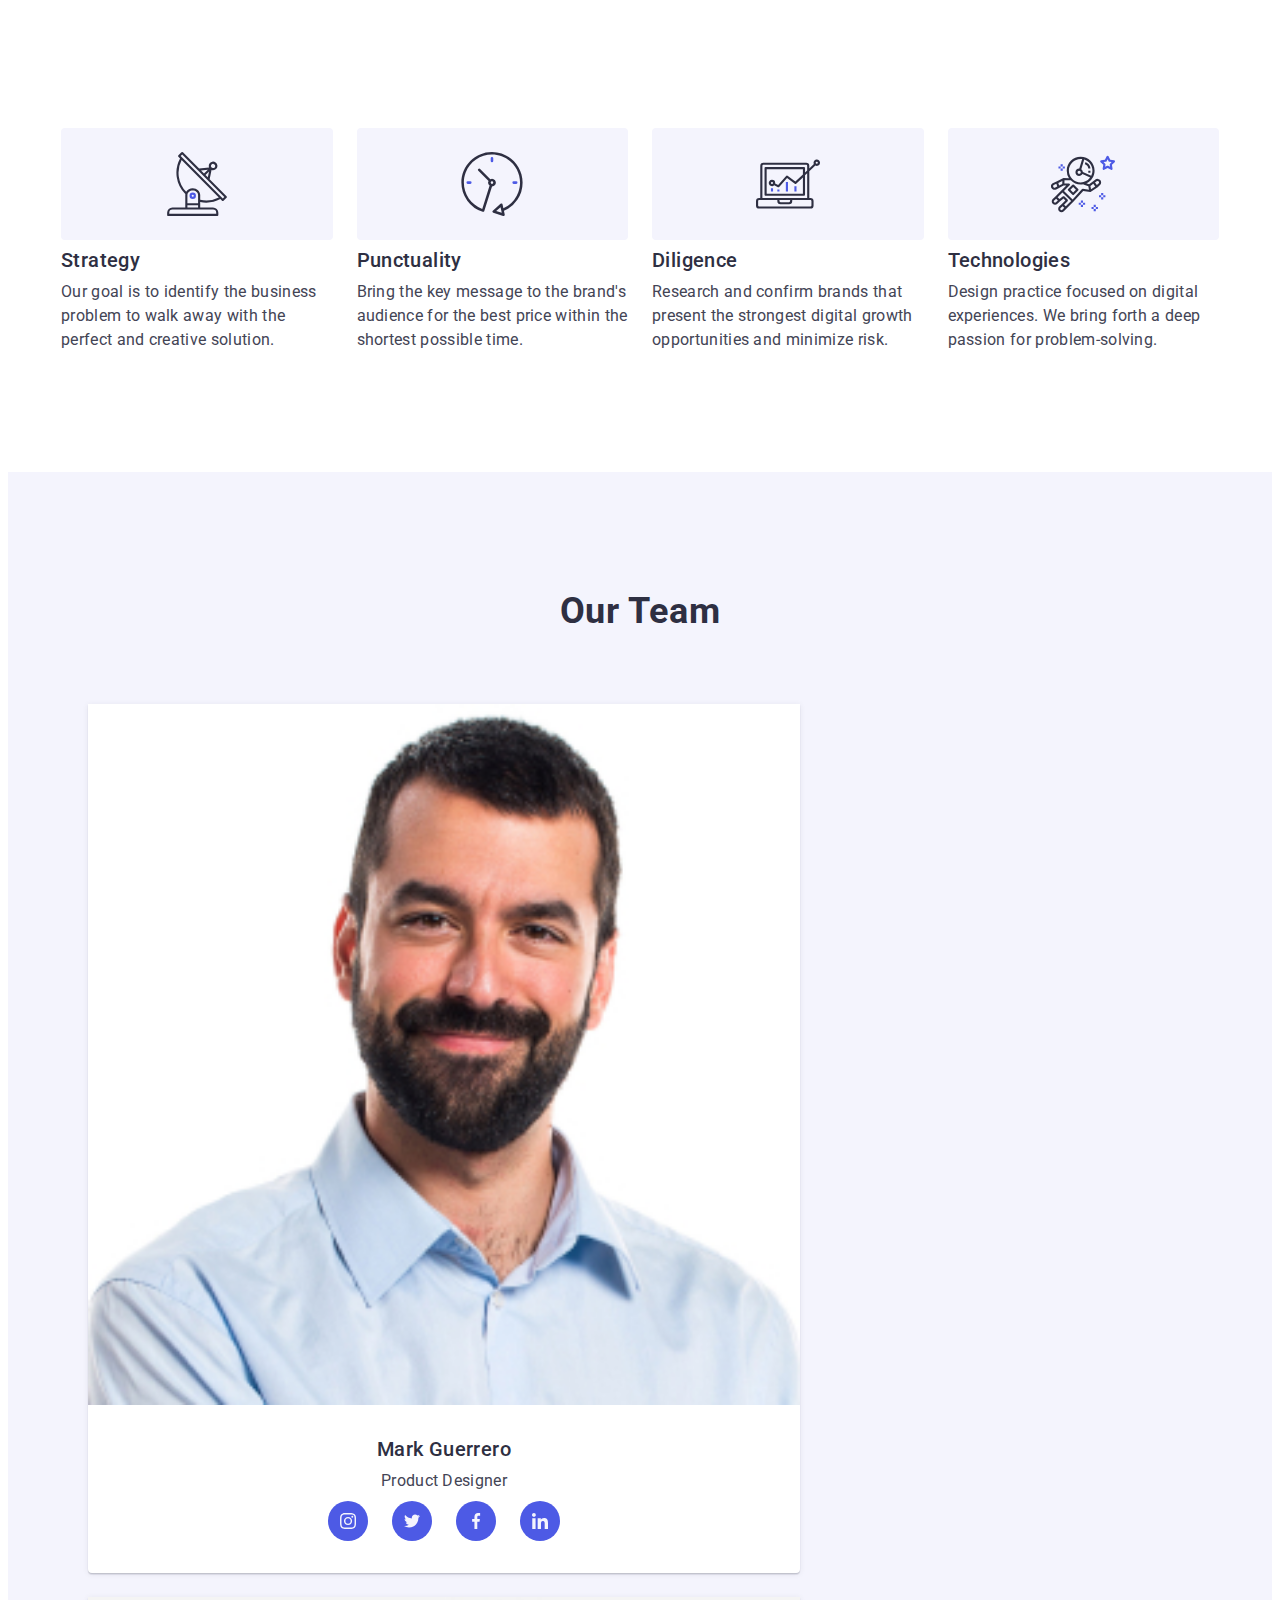
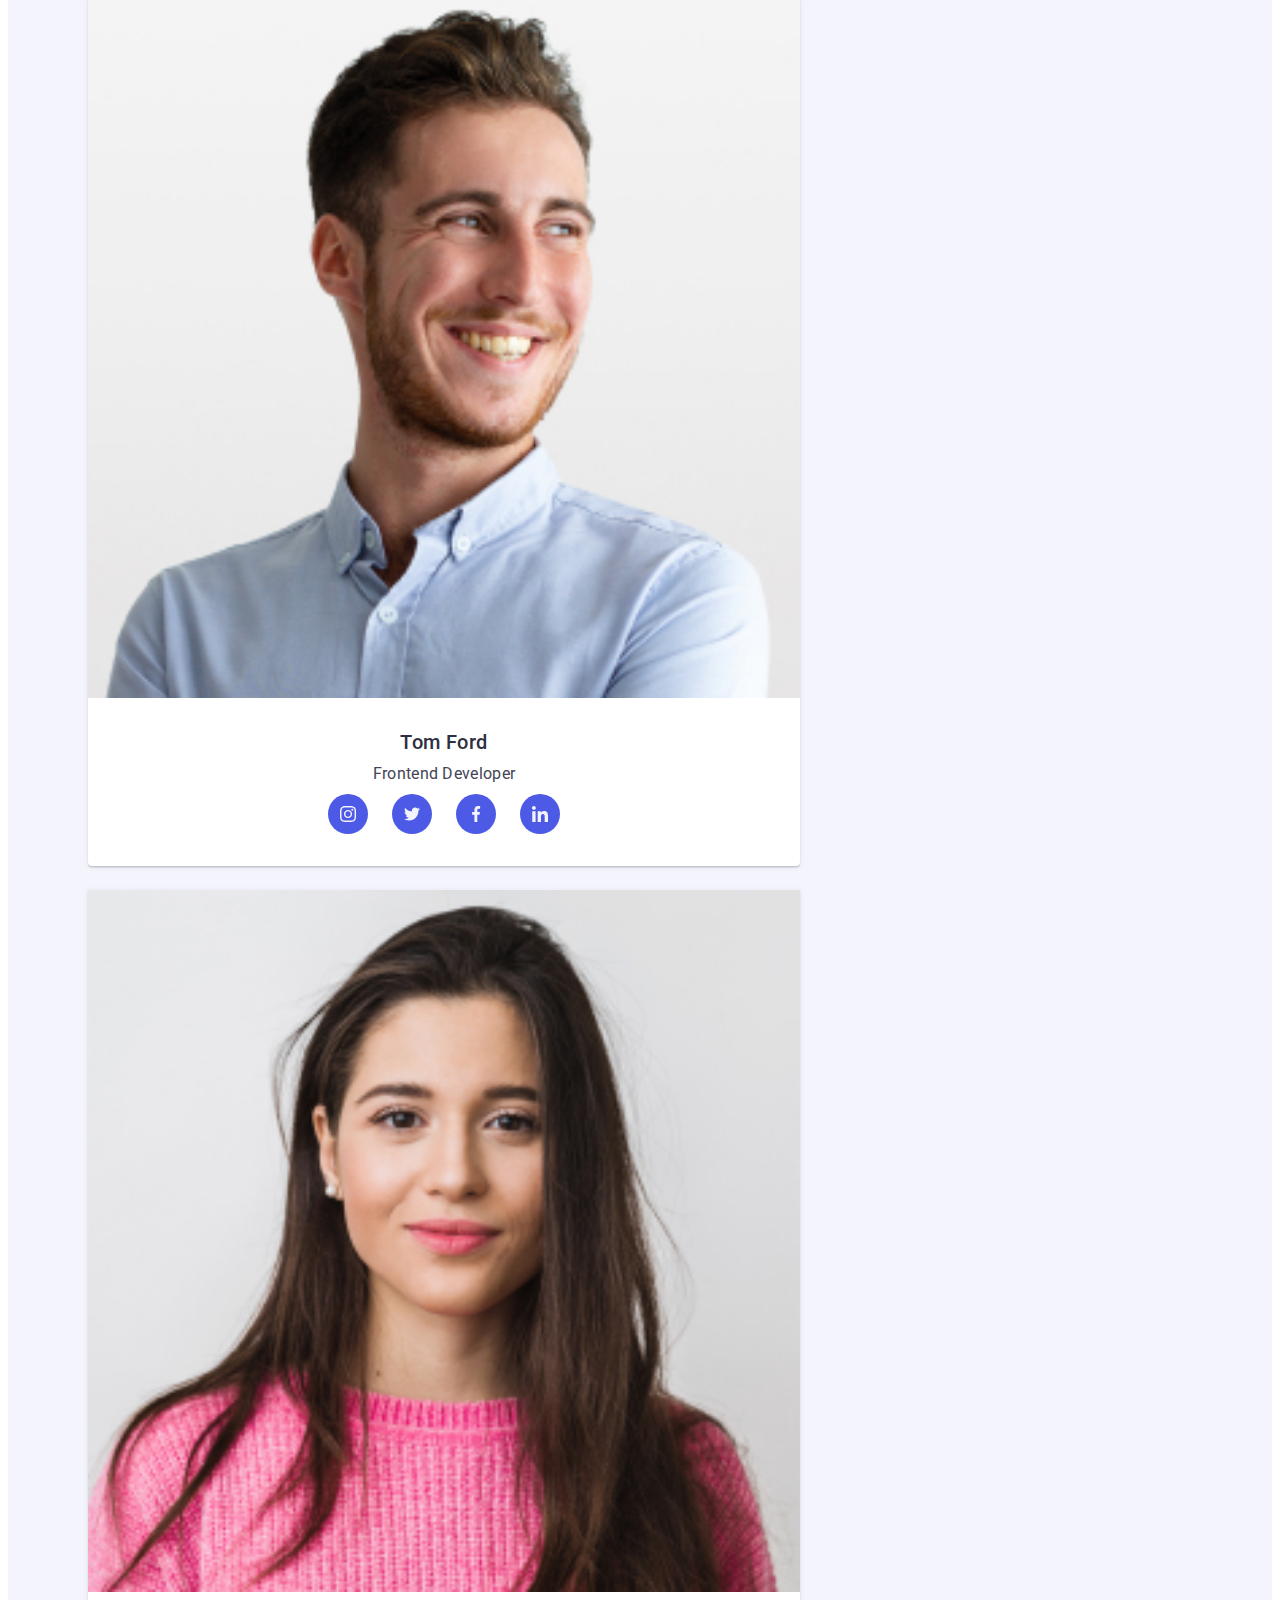
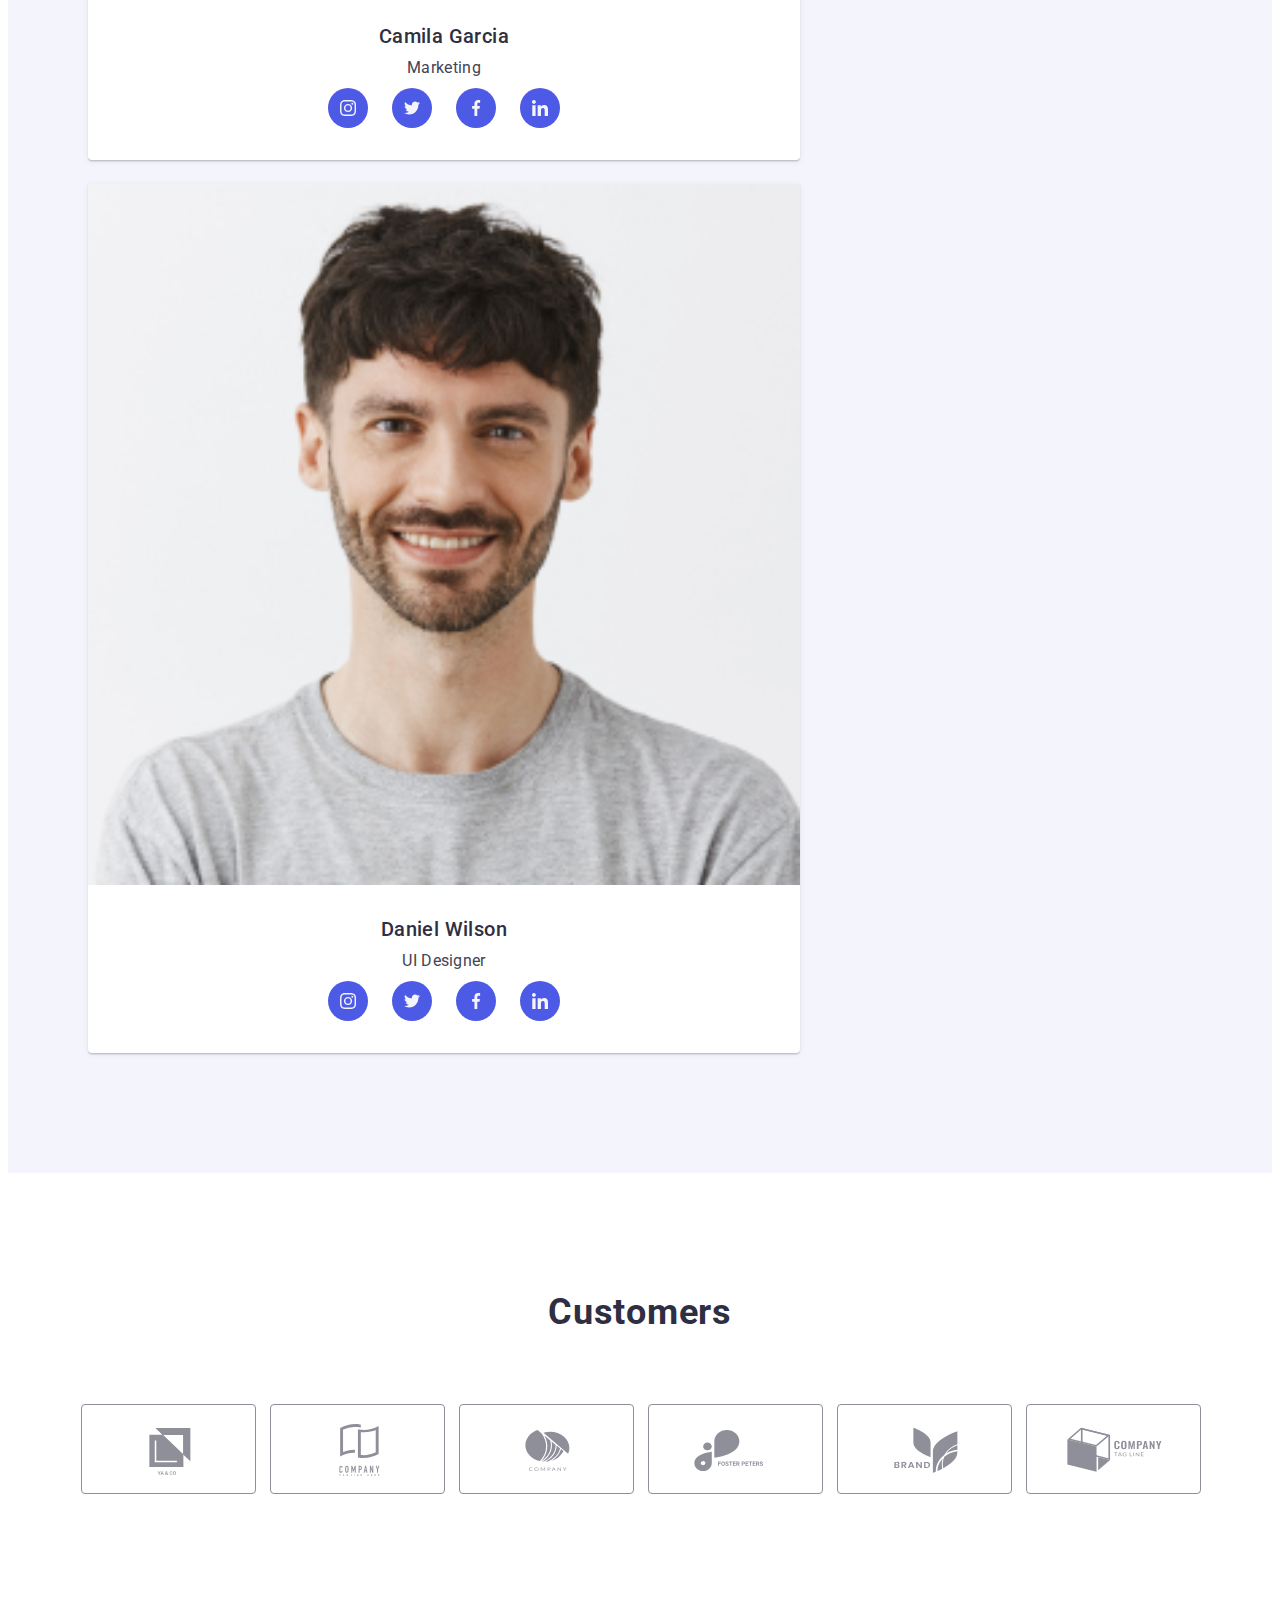
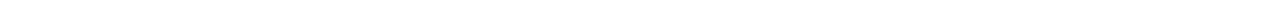
<file: index.html>
<!DOCTYPE html>
<html lang="en">
  <head>
    <meta charset="UTF-8" />
    <meta http-equiv="X-UA-Compatible" content="IE=edge" />
    <meta name="viewport" content="width=device-width, initial-scale=1.0" />
    <title>Document</title>
    <!-- Fonts -->
    <link
      rel="stylesheet"
      href="https://cdnjs.cloudflare.com/ajax/libs/modern-normalize/1.1.0/modern-normalize.min.css"
      integrity="sha512-wpPYUAdjBVSE4KJnH1VR1HeZfpl1ub8YT/NKx4PuQ5NmX2tKuGu6U/JRp5y+Y8XG2tV+wKQpNHVUX03MfMFn9Q=="
      crossorigin="anonymous"
      referrerpolicy="no-referrer"
    />
    <link rel="preconnect" href="https://fonts.googleapis.com" />
    <link rel="preconnect" href="https://fonts.gstatic.com" crossorigin />
    <link
      href="https://fonts.googleapis.com/css2?family=Raleway:wght@800&family=Roboto:wght@400;500;700;900&display=swap"
      rel="stylesheet"
    />
    <!-- Custom -->
    <link rel="stylesheet" href="./css/styles.css" />
  </head>
  <body>
    <!--Header section-->
    <!-- <header class="header">
      <div class="header-container container">
        <nav class="navigation">
          <a class="link-logo link" href="./index.html"
            >Web<span class="header-logo-text">Studio</span></a
          >
          <ul class="header-nav-list list">
            <li class="header-nav-item link">
              <a class="header-nav-link link active" href="./index.html"
                >Studio</a
              >
            </li>
            <li class="header-nav-item link">
              <a class="header-nav-link link menu-link" href="./portfolio.html"
                >Portfolio</a
              >
            </li>
            <li class="header-nav-item link">
              <a class="header-nav-link link menu-link" href="">Contacts</a>
            </li>
          </ul>
        </nav>
        <address class="header-address">
          <ul class="list header-menu-list">
            <li class="menu-item list">
              <a class="address-link link" href="mailto:info@devstudio.com"
                >info@devstudio.com</a
              >
            </li>
            <li class="menu-item list">
              <a class="address-link link" href="tel:+110001111111"
                >+11 (000) 111-11-11</a
              >
            </li>
          </ul>
        </address>
      </div>
    </header> -->

    <!-- Main container -->
    <main>
      <!-- Hero -->
      <!-- <section class="hero">
        <div class="container">
          <h1 class="hero-title">Effective Solutions for Your Business</h1>
          <button class="hero-btn" type="button" data-modal-open>
            Order Service
          </button>
        </div>
      </section> -->
      <!-- About section -->
      <section class="about">
        <div class="container">
          <h2 class="about-hidden-text" hidden>features</h2>
          <ul class="about-list list">
            <li class="about-item">
              <div class="container-img-about">
                <svg class="hero-image-icon" width="64" height="64">
                  <use href="./images/icons.svg#Antenna"></use>
                </svg>
              </div>
              <h3 class="about-text">Strategy</h3>
              <p class="par">
                Our goal is to identify the business problem to walk away with
                the perfect and creative solution.
              </p>
            </li>
            <li class="about-item">
              <div class="container-img-about">
                <svg class="hero-image-icon" width="64" height="64">
                  <use href="./images/icons.svg#Clock"></use>
                </svg>
              </div>
              <h3 class="about-text">Punctuality</h3>
              <p class="par">
                Bring the key message to the brand's audience for the best price
                within the shortest possible time.
              </p>
            </li>
            <li class="about-item">
              <div class="container-img-about">
                <svg class="hero-image-icon" width="64" height="64">
                  <use href="./images/icons.svg#Diagram"></use>
                </svg>
              </div>
              <h3 class="about-text">Diligence</h3>
              <p class="par">
                Research and confirm brands that present the strongest digital
                growth opportunities and minimize risk.
              </p>
            </li>
            <li class="about-item">
              <div class="container-img-about">
                <svg class="hero-image-icon" width="64" height="64">
                  <use href="./images/icons.svg#Astronaut"></use>
                </svg>
              </div>
              <h3 class="about-text">Technologies</h3>
              <p class="par">
                Design practice focused on digital experiences. We bring forth a
                deep passion for problem-solving.
              </p>
            </li>
          </ul>
        </div>
      </section>
      <!-- Portfolio-->
      <!-- <section class="portfolio">
        <div class="container">
          <h2 class="portfolio-text">What are we doing</h2>
          <ul class="portfolio-list list">
            <li class="portfolio-item">
              <img
                class="portfolio-img"
                src="./images/computer.jpg"
                alt="computer"
                width="360"
                height="300"
              />
            </li>
            <li class="portfolio-item">
              <img
                class="portfolio-img"
                src="./images/mobile.jpg"
                alt="mobile"
                width="360"
                height="300"
              />
            </li>
            <li class="portfolio-item">
              <img
                class="portfolio-img"
                src="./images/notebook.jpg"
                alt="notebook"
                width="360"
                height="300"
              />
            </li>
          </ul>
        </div>
      </section> -->
      <!-- Team section -->
      <section class="team">
        <div class="team-container container">
          <h2 class="team-text">Our Team</h2>
          <ul class="team-list list">
            <li class="team-item">
              <img
                class="team-img"
                src="./images/img1.jpg"
                alt="Photo Mark Guerrero"
                width="264"
                height="260"
              />
              <div class="team-info">
                <h3 class="team-title">Mark Guerrero</h3>
                <p class="team-par">Product Designer</p>
                <ul class="socials list">
                  <li class="socials-item">
                    <a
                      href=""
                      target="_blank"
                      rel="noopener no-referrer"
                      class="socials-link link"
                      aria-label="Instagram icon"
                    >
                      <svg class="socials-icon" width="16" height="16">
                        <use href="./images/icons.svg#instagram"></use>
                      </svg>
                    </a>
                  </li>
                  <li class="socials-item">
                    <a
                      href=""
                      target="_blank"
                      rel="noopener no-referrer"
                      class="socials-link link"
                      aria-label="Twitter icon"
                    >
                      <svg class="socials-icon" width="16" height="16">
                        <use href="./images/icons.svg#twitter"></use>
                      </svg>
                    </a>
                  </li>
                  <li class="socials-item">
                    <a
                      href=""
                      target="_blank"
                      rel="noopener no-referrer"
                      class="socials-link link"
                      aria-label="Facebook icon"
                    >
                      <svg class="socials-icon" width="16" height="16">
                        <use href="./images/icons.svg#facebook"></use>
                      </svg>
                    </a>
                  </li>
                  <li class="socials-item">
                    <a
                      href=""
                      target="_blank"
                      rel="noopener no-referrer"
                      class="socials-link link"
                      aria-label="Linkedin icon"
                    >
                      <svg class="socials-icon" width="16" height="16">
                        <use href="./images/icons.svg#linkedin"></use>
                      </svg>
                    </a>
                  </li>
                </ul>
              </div>
            </li>
            <li class="team-item">
              <img
                class="team-img"
                src="./images/img2.jpg"
                alt="Photo Tom Ford"
                width="264"
                height="260"
              />
              <div class="team-info">
                <h3 class="team-title">Tom Ford</h3>
                <p class="team-par">Frontend Developer</p>
                <ul class="socials list">
                  <li class="socials-item">
                    <a
                      href=""
                      target="_blank"
                      rel="noopener no-referrer"
                      class="socials-link link"
                      aria-label="Instagram icon"
                    >
                      <svg class="socials-icon" width="16" height="16">
                        <use href="./images/icons.svg#instagram"></use>
                      </svg>
                    </a>
                  </li>
                  <li class="socials-item">
                    <a
                      href=""
                      target="_blank"
                      rel="noopener no-referrer"
                      class="socials-link link"
                      aria-label="Twitter icon"
                    >
                      <svg class="socials-icon" width="16" height="16">
                        <use href="./images/icons.svg#twitter"></use>
                      </svg>
                    </a>
                  </li>
                  <li class="socials-item">
                    <a
                      href=""
                      target="_blank"
                      rel="noopener no-referrer"
                      class="socials-link link"
                      aria-label="Facebook icon"
                    >
                      <svg class="socials-icon" width="16" height="16">
                        <use href="./images/icons.svg#facebook"></use>
                      </svg>
                    </a>
                  </li>
                  <li class="socials-item">
                    <a
                      href=""
                      target="_blank"
                      rel="noopener no-referrer"
                      class="socials-link link"
                      aria-label="Linkedin icon"
                    >
                      <svg class="socials-icon" width="16" height="16">
                        <use href="./images/icons.svg#linkedin"></use>
                      </svg>
                    </a>
                  </li>
                </ul>
              </div>
            </li>
            <li class="team-item">
              <img
                class="team-img"
                src="./images/img3.jpg"
                alt="Photo Camila Garcia"
                width="264"
                height="260"
              />
              <div class="team-info">
                <h3 class="team-title">Camila Garcia</h3>
                <p class="team-par">Marketing</p>
                <ul class="socials list">
                  <li class="socials-item">
                    <a
                      href=""
                      target="_blank"
                      rel="noopener no-referrer"
                      class="socials-link link"
                      aria-label="Instagram icon"
                    >
                      <svg class="socials-icon" width="16" height="16">
                        <use href="./images/icons.svg#instagram"></use>
                      </svg>
                    </a>
                  </li>
                  <li class="socials-item">
                    <a
                      href=""
                      target="_blank"
                      rel="noopener no-referrer"
                      class="socials-link link"
                      aria-label="Twitter icon"
                    >
                      <svg class="socials-icon" width="16" height="16">
                        <use href="./images/icons.svg#twitter"></use>
                      </svg>
                    </a>
                  </li>
                  <li class="socials-item">
                    <a
                      href=""
                      target="_blank"
                      rel="noopener no-referrer"
                      class="socials-link link"
                      aria-label="Facebook icon"
                    >
                      <svg class="socials-icon" width="16" height="16">
                        <use href="./images/icons.svg#facebook"></use>
                      </svg>
                    </a>
                  </li>
                  <li class="socials-item">
                    <a
                      href=""
                      target="_blank"
                      rel="noopener no-referrer"
                      class="socials-link link"
                      aria-label="Linkedin icon"
                    >
                      <svg class="socials-icon" width="16" height="16">
                        <use href="./images/icons.svg#linkedin"></use>
                      </svg>
                    </a>
                  </li>
                </ul>
              </div>
            </li>
            <li class="team-item">
              <img
                class="team-img"
                src="./images/img4.jpg"
                alt="Photo Daniel Wilson "
                width="264"
                height="260"
              />
              <div class="team-info">
                <h3 class="team-title">Daniel Wilson</h3>
                <p class="team-par">UI Designer</p>
                <ul class="socials list">
                  <li class="socials-item">
                    <a
                      href=""
                      target="_blank"
                      rel="noopener no-referrer"
                      class="socials-link link"
                      aria-label="Instagram icon"
                    >
                      <svg class="socials-icon" width="16" height="16">
                        <use href="./images/icons.svg#instagram"></use>
                      </svg>
                    </a>
                  </li>
                  <li class="socials-item">
                    <a
                      href=""
                      target="_blank"
                      rel="noopener no-referrer"
                      class="socials-link link"
                      aria-label="Twitter icon"
                    >
                      <svg class="socials-icon" width="16" height="16">
                        <use href="./images/icons.svg#twitter"></use>
                      </svg>
                    </a>
                  </li>
                  <li class="socials-item">
                    <a
                      href=""
                      target="_blank"
                      rel="noopener no-referrer"
                      class="socials-link link"
                      aria-label="Facebook icon"
                    >
                      <svg class="socials-icon" width="16" height="16">
                        <use href="./images/icons.svg#facebook"></use>
                      </svg>
                    </a>
                  </li>
                  <li class="socials-item">
                    <a
                      href=""
                      target="_blank"
                      rel="noopener no-referrer"
                      class="socials-link link"
                      aria-label="Linkedin icon"
                    >
                      <svg class="socials-icon" width="16" height="16">
                        <use href="./images/icons.svg#linkedin"></use>
                      </svg>
                    </a>
                  </li>
                </ul>
              </div>
            </li>
          </ul>
        </div>
      </section>
      <!-- Customers -->
      <section class="customers">
        <div class="container">
          <h2 class="customers-tittle">Customers</h2>
          <ul class="customers-list list">
            <li class="customers-item">
              <a class="customers-link link" href="">
                <svg class="customer-icon" width="104" height="56">
                  <use href="./images/icons.svg#Logo1"></use>
                </svg>
              </a>
            </li>
            <li class="customers-item">
              <a class="customers-link link" href="">
                <svg class="customer-icon" width="104" height="56">
                  <use href="./images/icons.svg#Logo2"></use>
                </svg>
              </a>
            </li>
            <li class="customers-item">
              <a class="customers-link link" href="">
                <svg class="customer-icon" width="104" height="56">
                  <use href="./images/icons.svg#Logo3"></use>
                </svg>
              </a>
            </li>
            <li class="customers-item">
              <a class="customers-link link" href="">
                <svg class="customer-icon" width="104" height="56">
                  <use href="./images/icons.svg#Logo4"></use>
                </svg>
              </a>
            </li>
            <li class="customers-item">
              <a class="customers-link link" href="">
                <svg class="customer-icon" width="104" height="56">
                  <use href="./images/icons.svg#Logo5"></use>
                </svg>
              </a>
            </li>
            <li class="customers-item">
              <a class="customers-link link" href="">
                <svg class="customer-icon" width="104" height="56">
                  <use href="./images/icons.svg#Logo6"></use>
                </svg>
              </a>
            </li>
          </ul>
        </div>
      </section>
    </main>
    <!-- Footer-->
    <!-- <footer class="footer">
      <div class="container-footer container-div-footer">
        <div class="container-footer">
          <a class="footer-link link" href="./index.html"
            >Web<span class="logo-text">Studio</span></a
          >
          <p class="footer-par-sm footer-par">
            Increase the flow of customers and sales for your business with
            digital marketing & growth solutions.
          </p>
        </div>
        <div class="container-footer">
          <p class="footer-par">Social media</p>
          <ul class="footer-list-media list">
            <li class="footer-item-media">
              <a
                class="footer-link-media link"
                target="_blank"
                rel="noopener no-referrer"
                href=""
              >
                <svg class="media-icon" width="24" height="24">
                  <use href="./images/icons.svg#instagram"></use>
                </svg>
              </a>
            </li>
            <li class="footer-item-media">
              <a
                class="footer-link-media link"
                target="_blank"
                rel="noopener no-referrer"
                href=""
              >
                <svg class="media-icon" width="24" height="24">
                  <use href="./images/icons.svg#twitter"></use>
                </svg>
              </a>
            </li>
            <li class="footer-item-media">
              <a
                class="footer-link-media link"
                target="_blank"
                rel="noopener no-referrer"
                href=""
              >
                <svg class="media-icon" width="24" height="24">
                  <use href="./images/icons.svg#facebook"></use>
                </svg>
              </a>
            </li>
            <li class="footer-item-media">
              <a
                class="footer-link-media link"
                target="_blank"
                rel="noopener no-referrer"
                href=""
              >
                <svg class="media-icon" width="24" height="24">
                  <use href="./images/icons.svg#linkedin"></use>
                </svg>
              </a>
            </li>
          </ul>
        </div>
        <div class="container-footer container-footer-form">
          <p class="footer-subscribe-par">Subscribe</p>
          <form class="subscribe-form" name="subscribe_form" autocomplete="on">
            <label>
              <input
                class="footer-form-text"
                type="email"
                name="user_email"
                placeholder="E-mail"
              />
            </label>
            <button class="subscribe-btn" type="submit">
              Subscribe
              <svg class="subscribe-send" width="24" height="20">
                <use href="./images/icons.svg#icon-send"></use>
              </svg>
            </button>
          </form>
        </div>
      </div>
    </footer> -->

    <!-- Modal window -->
    <!-- <div class="backdrop is-hidden" data-modal>
      <div class="modal">
        <button class="modal-close-btn" type="button" data-modal-close>
          <svg class="modal-close-icon" width="8" height="8">
            <use href="./images/icons.svg#close-icon"></use>
          </svg>
        </button>
        <strong class="modal-par modal-title"
          >Leave your contacts and we will call you back</strong
        >
        <form class="modal-form form" name="modal_form" autocomplete="on">
          <label class="form-label" for="modal_name">Name</label>
          <div class="form-wrapper">
            <input class="form-field" type="text" name="modal_name" />
            <svg class="form-icon" width="12" height="12">
              <use href="./images/icons.svg#person-black"></use>
            </svg>
          </div>
          <label class="form-label" for="modal_phone">Phone</label>
          <div class="form-wrapper">
            <input class="form-field" type="text" name="modal_phone" />
            <svg class="form-icon" width="13" height="13">
              <use href="./images/icons.svg#phone-black"></use>
            </svg>
          </div>
          <label class="form-label" for="modal_email">Email</label>
          <div class="form-wrapper">
            <input class="form-field" type="text" name="modal_email" />
            <svg class="form-icon" width="15" height="12">
              <use href="./images/icons.svg#email-black"></use>
            </svg>
          </div>
          <label class="form-label" for="modal_comment">Comment</label>
          <textarea
            class="form-comment"
            name="modal_comment"
            id=""
            rows="6"
            placeholder="Text input"
          ></textarea>
          <label class="form-agreement" for="modal_agreement">
            <input
              class="form-check-input"
              type="checkbox"
              name="modal_agreement"
            />
            <span class="form-agreement-text"
              >I accept the terms and conditions of the
              <a href="" class="form-agreement-link">Privacy Policy</a></span
            >
          </label>
          <button class="form-btn" type="submit">Send</button>
        </form>
      </div>
    </div> -->
    <script src="./js/modal.js"></script>
  </body>
</html>
</file>
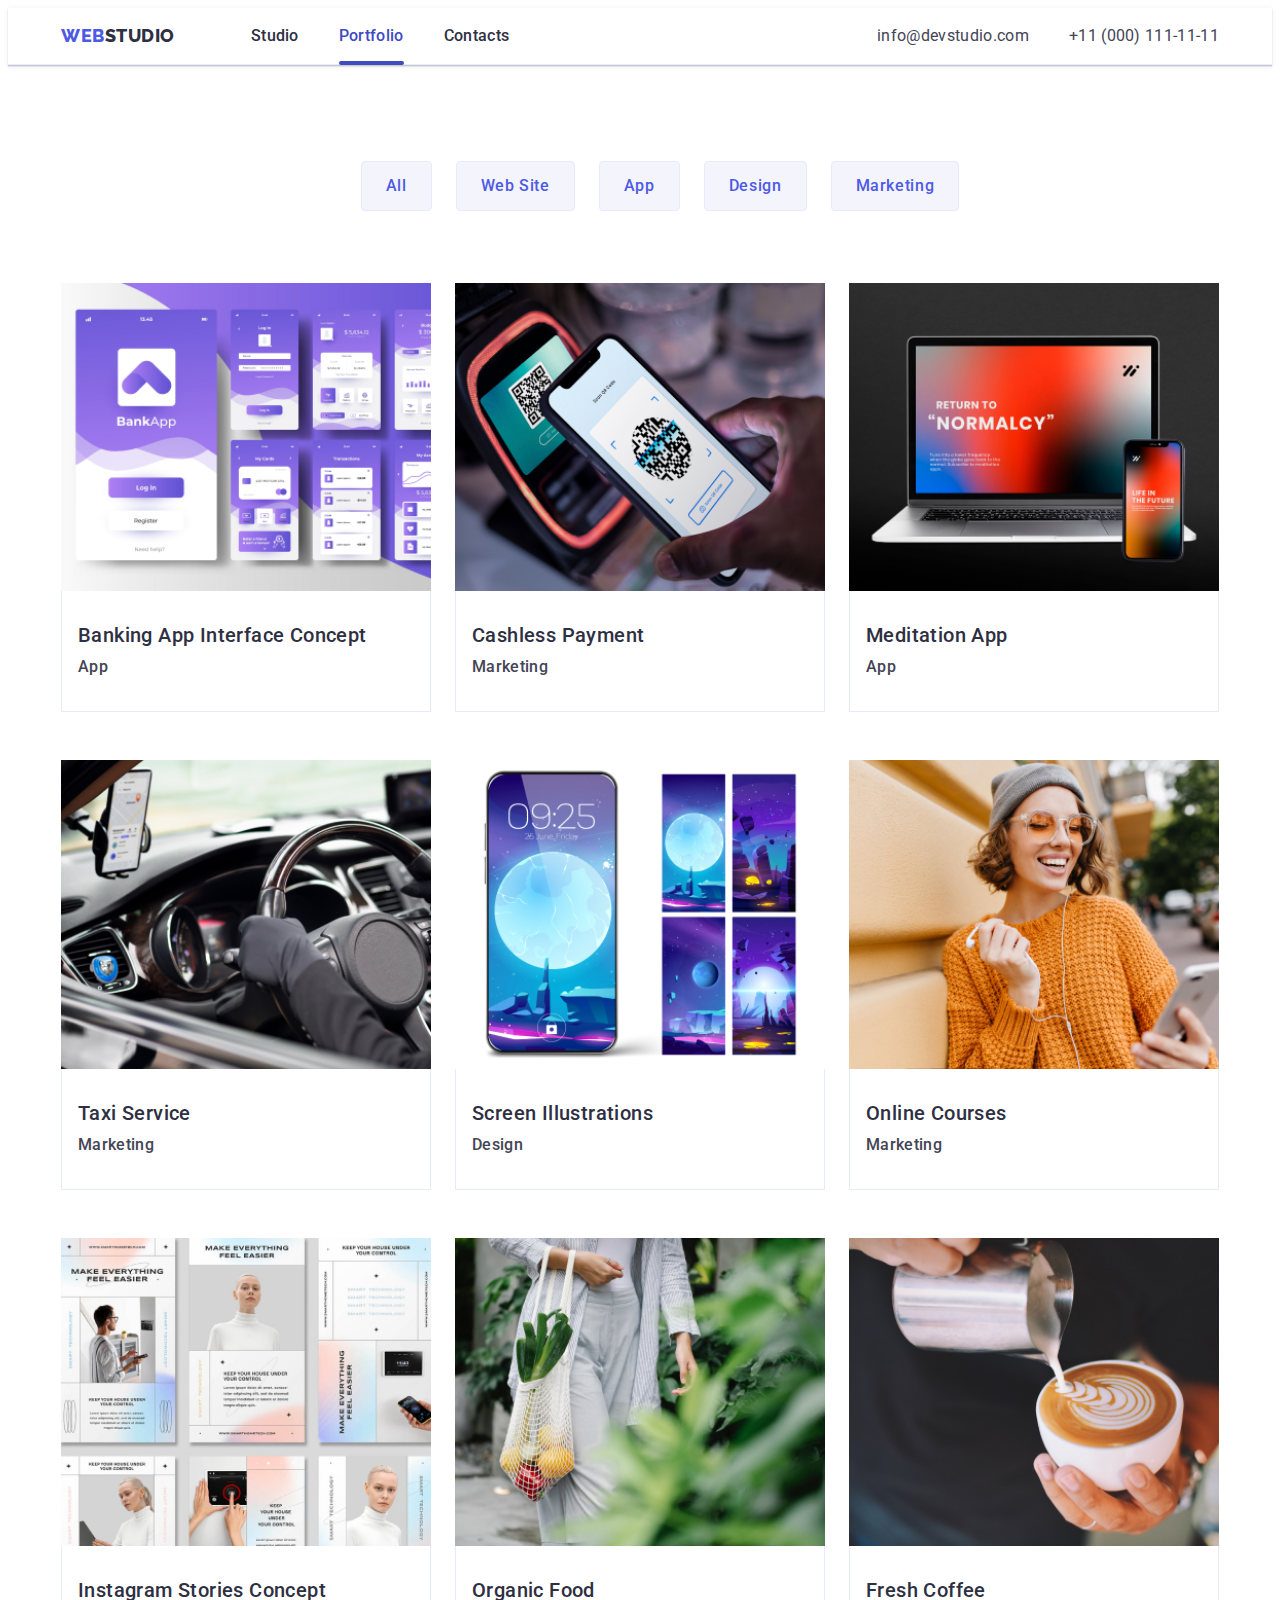
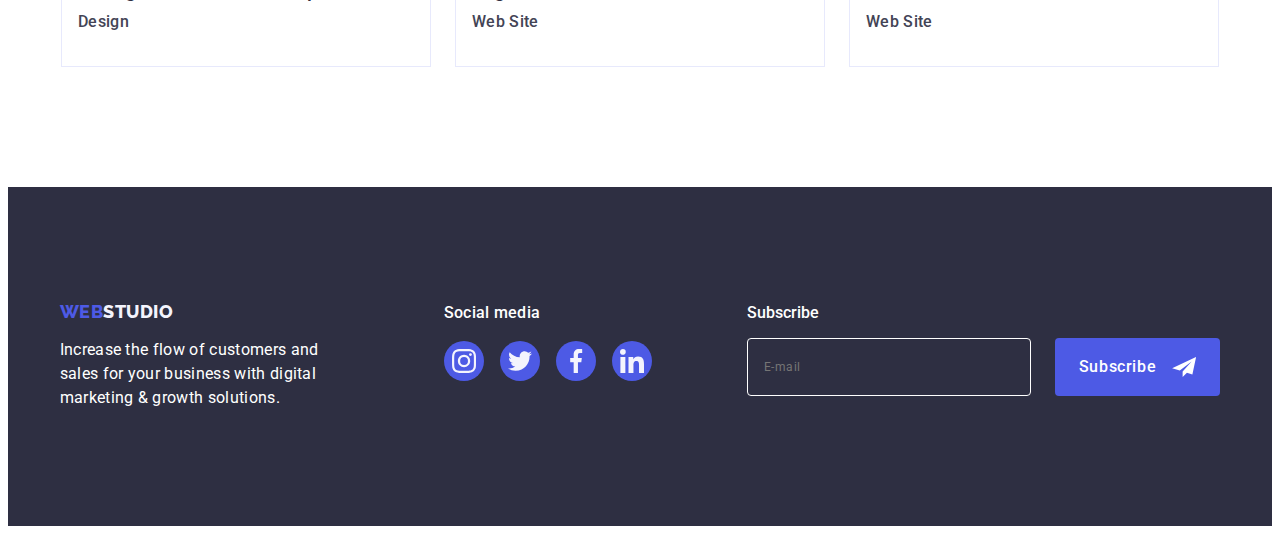
<file: portfolio.html>
<!DOCTYPE html>
<html lang="en">
  <head>
    <meta charset="UTF-8" />
    <meta http-equiv="X-UA-Compatible" content="IE=edge" />
    <meta name="viewport" content="width=device-width, initial-scale=1.0" />
    <title>Document</title>
    <!-- Fonts -->
    <link
      rel="stylesheet"
      href="https://cdnjs.cloudflare.com/ajax/libs/modern-normalize/1.1.0/modern-normalize.min.css"
      integrity="sha512-wpPYUAdjBVSE4KJnH1VR1HeZfpl1ub8YT/NKx4PuQ5NmX2tKuGu6U/JRp5y+Y8XG2tV+wKQpNHVUX03MfMFn9Q=="
      crossorigin="anonymous"
      referrerpolicy="no-referrer"
    />
    <link rel="preconnect" href="https://fonts.googleapis.com" />
    <link rel="preconnect" href="https://fonts.gstatic.com" crossorigin />
    <link
      href="https://fonts.googleapis.com/css2?family=Raleway:wght@800&family=Roboto:wght@400;500;700;900&display=swap"
      rel="stylesheet"
    />
    <!-- Custom -->
    <link rel="stylesheet" href="./css/styles.css" />
  </head>
  <body>
    <!--Header-->
    <header class="header">
      <div class="header-container container">
        <nav class="navigation">
          <a class="link-logo link" href="./index.html"
            >Web<span class="header-logo-text">Studio</span></a
          >
          <ul class="header-nav-list list">
            <li class="header-nav-item link">
              <a class="header-nav-link link menu-link" href="./index.html"
                >Studio</a
              >
            </li>
            <li class="header-nav-item link">
              <a class="header-nav-link link active" href="./portfolio.html"
                >Portfolio</a
              >
            </li>
            <li class="header-nav-item link">
              <a class="header-nav-link link menu-link" href="">Contacts</a>
            </li>
          </ul>
        </nav>
        <address class="header-address">
          <ul class="list header-menu-list">
            <li class="menu-item list">
              <a class="address-link link" href="mailto:info@devstudio.com"
                >info@devstudio.com</a
              >
            </li>
            <li class="menu-item list">
              <a class="address-link link" href="tel:+110001111111"
                >+11 (000) 111-11-11</a
              >
            </li>
          </ul>
        </address>
      </div>
    </header>
    <!-- Menu -->
    <main>
      <section class="filter">
        <div class="container">
          <h1 hidden>Our clients</h1>
          <!--Filter-->
          <ul class="filter-list list">
            <li class="list">
              <button class="filter-btn btn" type="button">All</button>
            </li>
            <li class="list">
              <button class="filter-btn btn" type="button">Web Site</button>
            </li>
            <li class="list">
              <button class="filter-btn btn" type="button">App</button>
            </li>
            <li class="list">
              <button class="filter-btn btn" type="button">Design</button>
            </li>
            <li class="list">
              <button class="filter-btn btn" type="button">Marketing</button>
            </li>
          </ul>
          <ul class="img-list list">
            <li class="filter-client link">
              <a class="img-link link" href="">
              <div class="thumb">
                <img
                  src="./images/bank.jpg"
                  alt="bank"
                  width="360"
                  height="300"
                />
                <p class="overlay-text">14 Stylish and User-Friendly
                App Design Concepts · Task Manager App · Calorie Tracker App · 
                Exotic Fruit Ecommerce App · Cloud Storage App</p>
              </div>
                <div class="gallery-info">
                  <h2 class="gallery-title">Banking App Interface Concept</h2>
                  <p class="gallery-par">App</p>
                </div>
              </a>
            </li>
            <li class="filter-client link">
              <a class="img-link link" href="">
              <div class="thumb">
                <img
                  src="./images/cash.jpg"
                  alt="cash"
                  width="360"
                  height="300"
                />
                <p class="overlay-text">14 Stylish and User-Friendly
                App Design Concepts · Task Manager App · Calorie Tracker App · 
                Exotic Fruit Ecommerce App · Cloud Storage App</p>
              </div>
                <div class="gallery-info">
                  <h2 class="gallery-title">Cashless Payment</h2>
                  <p class="gallery-par">Marketing</p>
                </div>
              </a>
            </li>
            <li class="filter-client link">
              <a class="img-link link" href="">
              <div class="thumb">
                <img
                  src="./images/meditation.jpg"
                  alt="meditation"
                  width="360"
                  height="300"
                />
                <p class="overlay-text">14 Stylish and User-Friendly
                App Design Concepts · Task Manager App · Calorie Tracker App · 
                Exotic Fruit Ecommerce App · Cloud Storage App</p>
              </div>
                <div class="gallery-info">
                  <h2 class="gallery-title">Meditation App</h2>
                  <p class="gallery-par">App</p>
                </div>
              </a>
            </li>
            <li class="filter-client link">
              <a class="img-link link" href="">
              <div class="thumb">
                <img
                  src="./images/taxi.jpg"
                  alt="taxi"
                  width="360"
                  height="300"
                />
                <p class="overlay-text">14 Stylish and User-Friendly
                App Design Concepts · Task Manager App · Calorie Tracker App · 
                Exotic Fruit Ecommerce App · Cloud Storage App</p>
              </div>
                <div class="gallery-info">
                  <h2 class="gallery-title">Taxi Service</h2>
                  <p class="gallery-par">Marketing</p>
                </div>
              </a>
            </li>
            <li class="filter-client link">
              <a class="img-link link" href="">
              <div class="thumb">
                <img
                  src="./images/screen.jpg"
                  alt="screen"
                  width="360"
                  height="300"
                />
                <p class="overlay-text">14 Stylish and User-Friendly
                App Design Concepts · Task Manager App · Calorie Tracker App · 
                Exotic Fruit Ecommerce App · Cloud Storage App</p>
              </div>
                <div class="gallery-info">
                  <h2 class="gallery-title">Screen Illustrations</h2>
                  <p class="gallery-par">Design</p>
                </div>
              </a>
            </li>
            <li class="filter-client link">
              <a class="img-link link" href="">
              <div class="thumb">
                <img
                  src="./images/courses.jpg"
                  alt="courses"
                  width="360"
                  height="300"
                />
                <p class="overlay-text">14 Stylish and User-Friendly
                App Design Concepts · Task Manager App · Calorie Tracker App · 
                Exotic Fruit Ecommerce App · Cloud Storage App</p>
              </div>
                <div class="gallery-info">
                  <h2 class="gallery-title">Online Courses</h2>
                  <p class="gallery-par">Marketing</p>
                </div>
              </a>
            </li>
            <li class="filter-client link">
              <a class="img-link link" href="">
              <div class="thumb">
                <img
                  src="./images/instagram.jpg"
                  alt="instagram"
                  width="360"
                  height="300"
                />
                <p class="overlay-text">14 Stylish and User-Friendly
                App Design Concepts · Task Manager App · Calorie Tracker App · 
                Exotic Fruit Ecommerce App · Cloud Storage App</p>
              </div>
                <div class="gallery-info">
                  <h2 class="gallery-title">Instagram Stories Concept</h2>
                  <p class="gallery-par">Design</p>
                </div>
              </a>
            </li>
            <li class="filter-client link">
              <a class="img-link link" href="">
              <div class="thumb">
                <img
                  src="./images/food.jpg"
                  alt="food"
                  width="360"
                  height="300"
                />
                <p class="overlay-text">14 Stylish and User-Friendly
                App Design Concepts · Task Manager App · Calorie Tracker App · 
                Exotic Fruit Ecommerce App · Cloud Storage App</p>
              </div>
                <div class="gallery-info">
                  <h2 class="gallery-title">Organic Food</h2>
                  <p class="gallery-par">Web Site</p>
                </div>
              </a>
            </li>
            <li class="filter-client link">
              <a class="img-link link" href="">
              <div class="thumb">
                <img
                  src="./images/coffee.jpg"
                  alt="coffee"
                  width="360"
                  height="300"
                />
                <p class="overlay-text">14 Stylish and User-Friendly
                App Design Concepts · Task Manager App · Calorie Tracker App · 
                Exotic Fruit Ecommerce App · Cloud Storage App</p>
              </div>
                <div class="gallery-info">
                  <h2 class="gallery-title">Fresh Coffee</h2>
                  <p class="gallery-par">Web Site</p>
                </div>
              </a>
            </li>
          </ul>
        </div>
      </section>
    </main>
    <!-- Footer-->
    <footer class="footer">
      <div class="container-footer container-div-footer">
        <div class="container-footer">
          <a class="footer-link link" href="./index.html"
            >Web<span class="logo-text">Studio</span></a
          >
          <p class="footer-par-sm footer-par">
            Increase the flow of customers and sales for your business with
            digital marketing & growth solutions.
          </p>
        </div>
        <div class="container-footer">
          <p class="footer-par">Social media</p>
          <ul class="footer-list-media list">
            <li class="footer-item-media">
              <a
                class="footer-link-media link"
                target="_blank"
                rel="noopener no-referrer"
                href=""
              >
                <svg class="media-icon" width="24" height="24">
                  <use href="./images/icons.svg#instagram"></use>
                </svg>
              </a>
            </li>
            <li class="footer-item-media">
              <a
                class="footer-link-media link"
                target="_blank"
                rel="noopener no-referrer"
                href=""
              >
                <svg class="media-icon" width="24" height="24">
                  <use href="./images/icons.svg#twitter"></use>
                </svg>
              </a>
            </li>
            <li class="footer-item-media">
              <a
                class="footer-link-media link"
                target="_blank"
                rel="noopener no-referrer"
                href=""
              >
                <svg class="media-icon" width="24" height="24">
                  <use href="./images/icons.svg#facebook"></use>
                </svg>
              </a>
            </li>
            <li class="footer-item-media">
              <a
                class="footer-link-media link"
                target="_blank"
                rel="noopener no-referrer"
                href=""
              >
                <svg class="media-icon" width="24" height="24">
                  <use href="./images/icons.svg#linkedin"></use>
                </svg>
              </a>
            </li>
          </ul>
        </div>
        <div class="container-footer container-footer-form">
          <p class="footer-subscribe-par">Subscribe</p>
          <form class="subscribe-form" name="subscribe_form" autocomplete="on">
            <label>
              <input class="footer-form-text" type="email" name="user_email" placeholder="E-mail" />
            </label>
            <button class="subscribe-btn" type="submit">
              Subscribe
              <svg class="subscribe-send" width="24" height="20">
                <use href="./images/icons.svg#icon-send"></use>
              </svg>
            </button>
          </form>
        </div>
      </div>
    </footer>
  </body>
</html>
</file>
<file: css/styles.css>
:root {
    --color-iris: #4d5ae5;
    --color-ocean: #404bbf;
    --color-navy-blue: #2e2f42;
    --color-green: #31d0aa;
    --color-slate: #434455;
    --color-light-slate: #8e8f99;
    --color-cornflower: #e7e9fc;
    --color-cloud: #f4f4fd;
    --color-navy-blue-modal: #2e2f42;
    --color-grey: #2e2f42;
    --header-white: #ffffff;
    --color-dairy: #fcfcfc;
}

body {
    font-family: 'Roboto', sans-serif;
    color: var(--color-slate);
    background-color: var(--header-white);
}

img {
    display: block;
    margin: auto;
    width: 100%;
    height: auto;
}

.link {
    text-decoration: none;

}
.list {
    list-style: none;
}
.container {
    /* Basic styles */
    min-width: 320px;
    max-width: 428px;
    margin: 0 auto;
    padding: 0 16px;



}

/* Tablet screen >=768 */
@media only screen and (min-width: 768px) {
   .container {
    max-width: 736px;
  }
}

/* Desktop screen >=1158 */
@media only screen and (min-width: 1200px) {
  .container {
    max-width: 1158px;
    padding: 0 15px;
  }
}


/**
  |============================
  | Header
  |============================
*/ 
.header {
    border-bottom: 1px solid #e7e9fc;
    box-shadow: 0px 2px 1px rgba(46, 47, 66, 0.08),
    0px 1px 1px rgba(46, 47, 66, 0.16), 
    0px 1px 6px rgba(46, 47, 66, 0.08);
}
.navigation {
    display: flex;
    align-items: center;
}
.header-container {
    display: flex;
    align-items: center;
    padding: 0 15px;
}
.header-nav-list {
    display: flex;
    gap: 40px;
    padding-left: 0px;
}
.header-nav-item {
    font-weight: 500;
    font-size: 16px;
    line-height: 1.5;
    letter-spacing: 0.02em;
    color: var(--color-navy-blue-modal);
    position: relative;
    color: #404bbf;
}
.header-nav-link {
    color: #404bbf;
    position: relative;
    transition: color 250ms cubic-bezier(0.4, 0, 0.2, 1);
}

.header-nav-link::after {
    content: '';
    position: absolute;
    left: 0;
    top: 35px;
    bottom: -1px;
    height: 4px;
    width: 100%;
    border-radius: 2px;
}
.header-nav-link.active::after {
    background-color: #404bbf;
}
.header-menu-list {
    display: flex;
    gap: 40px;
    padding-left: 0px;
}
.header-link {
    padding: 24px 0 24px;
}
.link-logo{
    font-family: 'Raleway', sans-serif;
    font-weight: 800;
    font-size: 18px;
    line-height: 1.17;
    display: flex;
    align-items: center;
    letter-spacing: 0.03em;
    text-transform: uppercase;
    color: var(--color-iris);
    margin-right: 76px;
}
.header-logo-text {
    color: var(--color-grey);
}
.menu-link {
    color: var(--color-grey);
    position: relative;
}
.header-nav-link:hover,
.header-nav-link:focus,
.menu-link:hover,
.menu-link:focus {
    color: var(--color-ocean);
    transition: color 250ms cubic-bezier(0.4, 0, 0.2, 1);
}
/* span Studio */
.logo-text {
    color: var(--color-cloud);
}
.menu-list {
    text-decoration: none;
}
.menu-item {
    font-weight: 500;
    font-size: 16px;
    line-height: 1.5;
    letter-spacing: 0.02em;
    color: var(--color-navy-blue-modal);
    /* position: relative;
    color: #404bbf; */
    transition: color 250ms cubic-bezier(0.4, 0, 0.2, 1);
}

/* ADDRESS */
.header-address {
    font-style: normal;
    margin-left: auto;
    padding-left: 0px;
}
.address-link {
    font-size: 16px;
    line-height: 1.5;
    letter-spacing: 0.02em;
    color: var(--color-slate);
    font-weight: 400;
    transition: color 250ms cubic-bezier(0.4, 0, 0.2, 1);
}
.address-link:hover,
.address-link:focus {
    color: var(--color-ocean);
    transition: color 250ms cubic-bezier(0.4, 0, 0.2, 1);
}

/* =========Hero========== */
.hero {
    background-color: var(--color-grey);
    background-image: linear-gradient(rgba(46, 47, 66, 0.7),
    rgba(46, 47, 66, 0.7)), url(../images/people-office.jpg);
    max-width: 1440px;
    background-repeat: no-repeat;
    background-position: center;
    background-size: cover;
    margin-left: auto;
    margin-right: auto;
    padding-top: 188px;
    padding-bottom: 188px;
}
.hero-title {
    font-size: 56px;
    line-height: 1.07;
    text-align: center;
    letter-spacing: 0.02em;
    color: #ffffff;
    max-width: 496px;
    margin: auto;
}
.hero-btn {
    background-color: #4D5AE5;
    font-family: 'Roboto', sans-serif;
    font-weight: 500;
    font-size: 16px;
    line-height: 1.5;
    letter-spacing: 0.04em;
    color: #ffffff;
    cursor: pointer;
    margin: auto;
    margin-top: 48px;
    display: block;
    min-width: 169px;
    height: 56px;
    border: none;
    border-radius: 4px;
    transition: background-color 250ms cubic-bezier(0.4, 0, 0.2, 1);
}
button:hover,
button:focus {
    background-color: var(--color-ocean);
}
/**
  |============================
  | Hero image
  |============================
*/
.container-img-about {
    display: flex;
    align-items: center;
    justify-content: center;
    height: 112px;
    background-color: #f4f4fd;
    border-radius: 4px;
    margin-bottom: 8px;
}

/* =======ABOUT======== */
.about {
    padding: 120px 0 120px;
}
.about-list {
    display: flex;
    gap: 24px;
    margin: 0;
    padding-left: 0;
}
.about-item{
    width: calc((100% - 72px) / 4);
}
.about-text {
    font-weight: 500;
    font-size: 20px;
    line-height: 1.2;
    letter-spacing: 0.02em;
    color: var(--color-navy-blue-modal);
    margin: 0;
    margin-bottom: 8px;
}
.par {
    font-size: 16px;
    line-height: 1.5;
    letter-spacing: 0.02em;
    color: var(--color-slate);
    margin: 0;
}
/* ========PORTFOLIO======== */
.portfolio {
    padding-bottom: 120px;
}
.portfolio-text {
    font-size: 36px;
    line-height: 1.11;
    text-align: center;
    letter-spacing: 0.02em;
    text-transform: capitalize;
    color: var(--color-grey);
    margin-top: 0;
    margin-bottom: 72px;
}
.portfolio-list {
    display: flex;
    gap: 24px;
    margin: 0;
    padding-left: 0;
}
.portfolio-item {
    flex-basis: calc((100% - 48px) / 3);
}
/**
  |============================
  | Team
  |============================
*/
.team {
    background-color: #F4F4FD;
    padding: 84px 0;
}
@media only screen and (min-width: 768px) {
  .team {
    padding: 100px 0;
  }
}
@media only screen and (min-width: 1200px) {
  .team {
    padding: 120px 0;
  }
}

.team-container {
    max-width: 296px;
}
@media only screen and (min-width: 768px) {
  .team-container {
    max-width: 736px;
  }
}
@media only screen and (min-width: 1200px) {
    .team-container {
        max-width: 1128px;
    }
}



.team-text {
    font-size: 36px;
    line-height: 1.11;
    text-align: center;
    letter-spacing: 0.02em;
    text-transform: capitalize;
    color: var(--color-grey);
    margin-top: 0;
    margin-bottom: 72px;
}
.team-list {
    display: flex;
    align-items: center;
    row-gap: 72px;
    flex-direction: column;
    justify-content: center;
    padding-left: 0;
    margin: 0;
}
@media only screen and (min-width: 768px) {
  .team-list {
    gap: 72px 24px;
    flex-wrap: wrap;
    width: 736px;
  }
}
@media only screen and (min-width: 1200px) {
    .team-list {
        flex-direction: row;
        gap: 24px;
    }
}


.team-item {
    background-color: #FFFFFF;
    width: calc((100% - 1 * 24px) / 1);
    box-shadow: 0px 1px 6px 
    rgba(46, 47, 66, 0.08),
    0px 1px 1px rgba(46, 47, 66, 0.16), 
    0px 2px 1px rgba(46, 47, 66, 0.08);
    border-radius: 0px 0px 4px 4px;
    transition: background-color 250ms cubic-bezier(0.4, 0, 0.2, 1);
}
.team-info {
    padding: 32px 0;
}
.team-title {
    font-weight: 500;
    font-size: 20px;
    line-height: 1.2;
    letter-spacing: 0.02em;
    color: var(--color-grey);
    margin-top: 0;
    text-align: center;
    margin-bottom: 8px;
}
.team-par {
    font-size: 16px;
    line-height: 1.5;
    letter-spacing: 0.02em;
    color: var(--color-slate);
    margin: 8px 0;
    text-align: center;
}
/**
  |============================
  | Social icon
  |============================
*/
.socials {
    display: flex;
    justify-content: center;
    align-items: center;
    gap: 24px;
    padding: initial;
}
.socials-link {
    display: flex;
    align-items: center;
    justify-content: center;
    width: 40px;
    height: 40px;
    background-color: #4d5ae5;
    border-radius: 50%;
    transition: background-color 250ms cubic-bezier(0.4, 0, 0.2, 1);
}
.socials-link:hover,
.socials-link:focus {
    background-color: #404bbf;
    transition: color 250ms cubic-bezier(0.4, 0, 0.2, 1);
}
/* .socials-item {  
} */
.socials-icon {
    fill:#f4f4fd;
}
/*
  |============================
  | Customers
  |============================
*/
.customers {
    padding-top: 120px;
    padding-bottom: 120px;
}
.customers-tittle {
    font-size: 36px;
    line-height: 1.1;
    text-align: center;
    letter-spacing: 0.02em;
    text-transform: capitalize;
    color: var(--color-grey);
    margin-top: 0;
    margin-bottom: 72px;
}
.customers-list {
    display: flex;
    flex-wrap: wrap;
    justify-content: center;
    align-items: center;
    gap: 72px 16px;
    padding-left: 0;
    margin: 0;
}
@media only screen and (min-width: 768px) {
  .customers-list {
    
  }
}
@media only screen and (min-width: 1200px) {
  .customers-list {
    
  }
}
.customers-item {
    width: calc((100% - 120px) / 6);
    height: 88px;
}
.customers-link {
    width: 100%;
    height: 100%;
    border: 1px solid #8e8f99;
    border-radius: 4px;
    display: flex;
    align-items: center;
    justify-content: center;
    color:#8e8f99;
    transition: border-color 250ms cubic-bezier(0.4, 0, 0.2, 1),
                color 250ms cubic-bezier(0.4, 0, 0.2, 1);

}
.customers-link:hover,
.customers-link:focus {
    border-color: #404bbf;
    color: #404bbf;
}
.customer-icon {
    fill: currentColor;
}
/**
  |============================
  | Footer
  |============================
*/
.footer {
    background-color: var(--color-grey);
    padding: 100px 0;
}
.container-div-footer {
    display: flex;
    /* margin-left: 156px; */
}
.container-footer {
    align-items: baseline;
    gap: 120px;
    justify-content: center;
}
.container-footer-form {
    margin-left: -25px;
}
.footer-link {
    font-family: 'Raleway', sans-serif;
    font-weight: 800;
    font-size: 18px;
    line-height: 1.17;
    letter-spacing: 0.03em;
    text-transform: uppercase;
    color: var(--color-iris); 
    display: inline-block;
    margin-bottom: 16px;
}
.footer-par {
    max-width: 264px;
    color: #FFFFFF;
    margin-top: 0;
    margin-bottom: 16px;
    font-weight: 500;
    font-size: 16px;
    line-height: 1.5;
    letter-spacing: 0.02em;
}
.footer-par-sm {
    font-weight: 400;
}
.media-icon {
    fill: #f4f4fd;
}
.footer-span {
    color: var(--color-cloud);
}
.footer-list-media {
    display: flex;
    gap: 16px;
    padding: 0;
    margin: 0;
}
.footer-item-media {
    width: 40px;
    height: 40px;
}
.footer-link-media {
    width: 100%;
    height: 100%;
    background-color: #4d5ae5;
    border-radius: 50%;
    display: flex;
    align-items: center;
    justify-content: center;
    transition: background-color 250ms cubic-bezier(0.4, 0, 0.2, 1);
}
.footer-link-media:hover,
.footer-link-media:focus {
    background-color: #31d0aa;
}
.subscribe-send {
    fill: #FFFFFF;
}
/* =======FILTER======= */
.filter-btn {
    font-family: 'Roboto', sans-serif;
    font-weight: 500;
    font-size: 16px;
    line-height: 1.5;
    letter-spacing: 0.04em;
    color: var(--color-iris);
    background-color: var(--color-cloud);
    cursor: pointer;
}
.btn:hover,
.btn:focus {
    color: #FFFFFF;
    background-color: var(--color-ocean);
}
.gallery-title {
    font-weight: 500;
    font-size: 20px;
    line-height: 1.2;
    letter-spacing: 0.02em;
    color:  var(--color-navy-blue-modal);
    margin-bottom: 8px;
    margin-top: 0;
}
.gallery-par {
    font-size: 16px;
    line-height: 1.5;
    letter-spacing: 0.02em;
    color: var(--color-slate);
    margin: 0;
}
.filter-client {
    font-weight: 500;
    font-size: 20px;
    line-height: 1.2;
    letter-spacing: 0.02em;
    color: var(--color-navy-blue);
}
.logo-text-portfolio {
    color: var(--color-grey);
}
.footer-text-portfolio {
    color: var(--color-cloud);
}

/**
  |============================
  |  Portfolio
  |============================
  */
  
/* Filter*/
.filter {
    padding: 96px 0 120px;
}
.filter-list {
    display: flex;
    justify-content: center;
    gap: 24px;
    margin-bottom: 72px;
    margin-top: 0;
}
.filter-btn {
    padding: 12px 24px 12px;
    border: 1px solid #e7e9fc;
    border-radius: 4px;

    transition: color 250ms cubic-bezier(0.4, 0, 0.2, 1),
        background-color 250ms cubic-bezier(0.4, 0, 0.2, 1),
        border-color 250ms cubic-bezier(0.4, 0, 0.2, 1),
        box-shadow 250ms cubic-bezier(0.4, 0, 0.2, 1);
}
.filter-btn:hover,
.filter-btn:focus {
    border: 1px solid transparent;
    box-shadow: 0px 3px 1px rgba(0, 0, 0, 0.1),
    0px 2px 1px rgba(0, 0, 0, 0.08),
    0px 2px 2px rgba(0, 0, 0, 0.12);
}
.img-link {
    display: block; 
    transition: box-shadow 250ms cubic-bezier(0.4, 0, 0.2, 1);
}
.img-link:hover,
.img-link:focus {
    box-shadow: 0px 1px 6px rgba(46, 47, 66, 0.08),
    0px 1px 1px rgba(46, 47, 66, 0.16), 
    0px 2px 1px rgba(46, 47, 66, 0.08);
    transform: translateY(0%);
}
.img-list {
    display: flex;
    flex-wrap: wrap;
    column-gap: 24px;
    row-gap: 48px;
    padding-left: 0;
    margin: 0;
}
.filter-client {
    width: calc((100% - 48px) / 3);
    display: block;
}
.filter-client:hover,
.filter-client:focus {
    box-shadow: 0px 1px 6px rgba(46, 47, 66, 0.08), 
    0px 1px 1px rgba(46, 47, 66, 0.16), 
    0px 2px 1px rgba(46, 47, 66, 0.08);
}
.thumb {
    position: relative;
    overflow: hidden;
}
.overlay-text {
    position: absolute;
    top: 0;
    font-size: 16px;
    line-height: 1.5;
    letter-spacing: 0.02em;
    color: #f4f4fd;
    padding: 40px 32px;
    background-color: #4d5ae5;
    height: 100%;
    width: 100%;
    margin: auto;
    transform: translateY(100%);
    transition: transform 250ms cubic-bezier(0.4, 0, 0.2, 1);
}
.thumb:hover .overlay-text,
.thumb:focus .overlay-text {
    transform: translateY(0%);
}
.gallery-info {
    padding: 32px 16px;
    border: 1px solid #e7e9fc;
    border-top: none;
}

/**
  |============================
  | Modal window
  |============================
*/

.backdrop {
    position: fixed;
    top: 0;
    left: 0;
    width: 100%;
    height: 100%;
    background-color: rgba(46, 47, 66, 0.4);
    transition: opacity 250ms cubic-bezier(0.4, 0, 0.2, 1), 
                visibility 250ms cubic-bezier(0.4, 0, 0.2, 1);
}
.is-hidden {
    opacity: 0;
    visibility: hidden;
    pointer-events: none;
}
.modal-close-btn {
    position: absolute;
    top: 24px;
    right: 24px;
    width: 24px;
    height: 24px;
    border-radius: 50%;
    display: flex;
    align-items: center;
    justify-content: center;
    background-color: #e7e9fc;
    border: 1px solid rgba(0, 0, 0, 0.1);
    padding: 0;
    cursor: pointer;
    transition: background-color 250ms cubic-bezier(0.4, 0, 0.2, 1), 
                border 250ms cubic-bezier(0.4, 0, 0.2, 1);
}
.modal-close-btn:hover,
.modal-close-btn:focus {
    background-color: #404bbf;
    border: none;
    fill: #ffffff;
}
.modal-close-icon {
    transition: fill 250ms cubic-bezier(0.4, 0, 0.2, 1);
}
.modal {
    position: absolute;
    top: calc(50%);
    left: calc(50%);

    width: 450px;
    min-height: 500px;
    padding: 30px;

    background-color: #FCFCFC;
    border-radius: 10px;

    transition: opacity 250ms ease-in, transform 250ms ease-in;
    transition-delay: 400ms;

    transform: translate(-50%, -50%) scale(1);
    box-shadow: 0px 1px 1px rgba(0, 0, 0, 0.14),
        0px 1px 3px rgba(0, 0, 0, 0.12),
        0px 2px 1px rgba(0, 0, 0, 0.2);
    transition: transform 250ms cubic-bezier(0.4, 0, 0.2, 1);
}

.modal-title {
    display: block;
    margin-bottom: 16px;
    margin-top: 32px;
    font-size: 16px;
    text-align: center;
    line-height: 24px;
    font-weight: 500;
    letter-spacing: 0.02em;
}

/* .modal-par {}

.form {} */

.form-label {
    display: block;
    margin-bottom: 4px;
    font-size: 12px;
}

.form-wrapper {
    position: relative;
    margin-bottom: 10px;
}

.form-field {
    width: 100%;
    height: 40px;
    padding: 0;
    padding-left: 46px;

    outline: transparent;
    outline-offset: -1px;
    border-radius: 4px;
    border: 1px solid rgba(46, 47, 66, 0.4);
    transition: 400ms;
}

.form-field:focus {
    outline: 1px solid var(--color-iris);
    box-shadow: 0 0 0 4px rgba(255, 108, 0, 0, 25);
}

.form-icon {
    position: absolute;
    top: 50%;
    left: 17px;
    transform: translateY(-50%);
    transition: 400ms;
    pointer-events: none;
}

.form-field:focus+.form-icon {
    fill: #4D5AE5;
}

.form-comment {
    display: block;
    width: 100%;
    height: 120px;
    padding: 14px;
    padding-top: 8px;
    margin-bottom: 16px;
    resize: none;
    border-radius: 4px;
    outline: transparent;
    /* Text input */
    font-size: 12px;
    line-height: 1.17;
    letter-spacing: 0.04em;
    color: #8e8f99;
    border: 1px solid rgba(46, 47, 66, 0.4);
}

.form-comment:focus {
    outline: 1px solid var(--color-iris);
}

.form-agreement {
    display: flex;
    gap: 8px;
    /* justify-content: center; */
    margin-bottom: 30px;
    align-items: center;
}

.form-agreement-text {
    font-size: 13px;
    user-select: none;
    letter-spacing: 0.04em;
    color: #8E8F99;
}

.form-agreement-link {
    color: var(--color-iris);
}

.form-check-input {
    appearance: none;
    display: block;
    width: 16px;
    height: 16px;
    border: 1px solid rgba(46, 47, 66, 0.4);
    border-radius: 2px;

    background-position: center;
    background-repeat: no-repeat;
    background-image: url("data:image/svg+xml,%3Csvg width='10' height='8' viewBox='0 0 10 8' fill='none' xmlns='http://www.w3.org/2000/svg'%3E%3Cpath d='M8.44558 0.255056C8.61838 0.089653 8.84834 -0.00178848 9.08693 2.65108e-05C9.32551 0.0018415 9.55407 0.0967713 9.72436 0.264784C9.89466 0.432797 9.99337 0.660752 9.99968 0.900549C10.006 1.14034 9.91939 1.37323 9.75816 1.55005L4.86357 7.70436C4.7794 7.79551 4.67782 7.86865 4.5649 7.91942C4.45198 7.97018 4.33003 7.99754 4.20636 7.99984C4.08268 8.00214 3.95981 7.97935 3.8451 7.93282C3.73038 7.88629 3.62618 7.81698 3.53872 7.72903L0.292827 4.46564C0.202435 4.38096 0.129933 4.27884 0.0796475 4.16537C0.0293621 4.05191 0.00232279 3.92942 0.000143182 3.80522C-0.00203643 3.68102 0.0206883 3.55765 0.0669613 3.44248C0.113234 3.3273 0.182108 3.22267 0.269473 3.13483C0.356838 3.047 0.460905 2.97775 0.575465 2.93123C0.690026 2.88471 0.812734 2.86186 0.936267 2.86405C1.0598 2.86624 1.18163 2.89343 1.29449 2.94398C1.40734 2.99454 1.50892 3.06743 1.59315 3.15831L4.16189 5.73967L8.42227 0.28219C8.42994 0.272694 8.43813 0.263635 8.4468 0.255056H8.44558Z' fill='%23ffffff'/%3E%3C/svg%3E");
    transition: 200ms;
}

.form-check-input:checked {
    background-color: var(--color-iris);
    border-color: var(--color-iris);
}

.form-check-input:focus-visible {
    outline-color: var(--color-iris);
}

.form-btn {
    width: 169px;
    height: 56px;
    display: block;
    align-items: center;
    justify-content: center;
    background-color: #4D5AE5;
    color: white;
    border: none;
    border-radius: 4px;
    margin: 0 auto;
}
/**
  |============================
  | Form
  |============================
*/
.subscribe-form {
    display: flex;
}
.footer-subscribe-par {
    display: flex;
    align-items: center;
    position: relative;
    top: 0;
    left: 0;
    font-family: 'Roboto', sans-serif;
    font-style: normal;
    font-weight: 500;
    font-size: 16px;
    color: #FFFFFF;
    margin-bottom: 16px;
}
.footer-form-text {
    font-family: 'Roboto', sans-serif;
    font-style: normal;
    font-weight: 400;
    font-size: 12px;
    line-height: 1.5;
    letter-spacing: 0.04em;
    color: #FFFFFF;
    display: flex;
    align-items: center;
    background-color: transparent;
    height: 40px;
    width: 264px;
    border-radius: 4px;
    border: 1px solid #FFFFFF;
    padding-left: 16px;
    padding-top: 8px;
    padding-bottom: 8px;
}
.subscribe-btn {
    display: flex;
    justify-content: center;
    align-items: center;
    padding: 8px 24px;
    gap: 16px;
    background: #4D5AE5;
    border-radius: 4px;
    font-family: 'Roboto';
    font-style: normal;
    font-weight: 500;
    font-size: 16px;
    line-height: 24px;
    text-align: center;
    letter-spacing: 0.04em;
    color: #FFFFFF;
    margin-left: 24px;
    border: none;
    transition: color 250ms cubic-bezier(0.4, 0, 0.2, 1);
}
</file>
